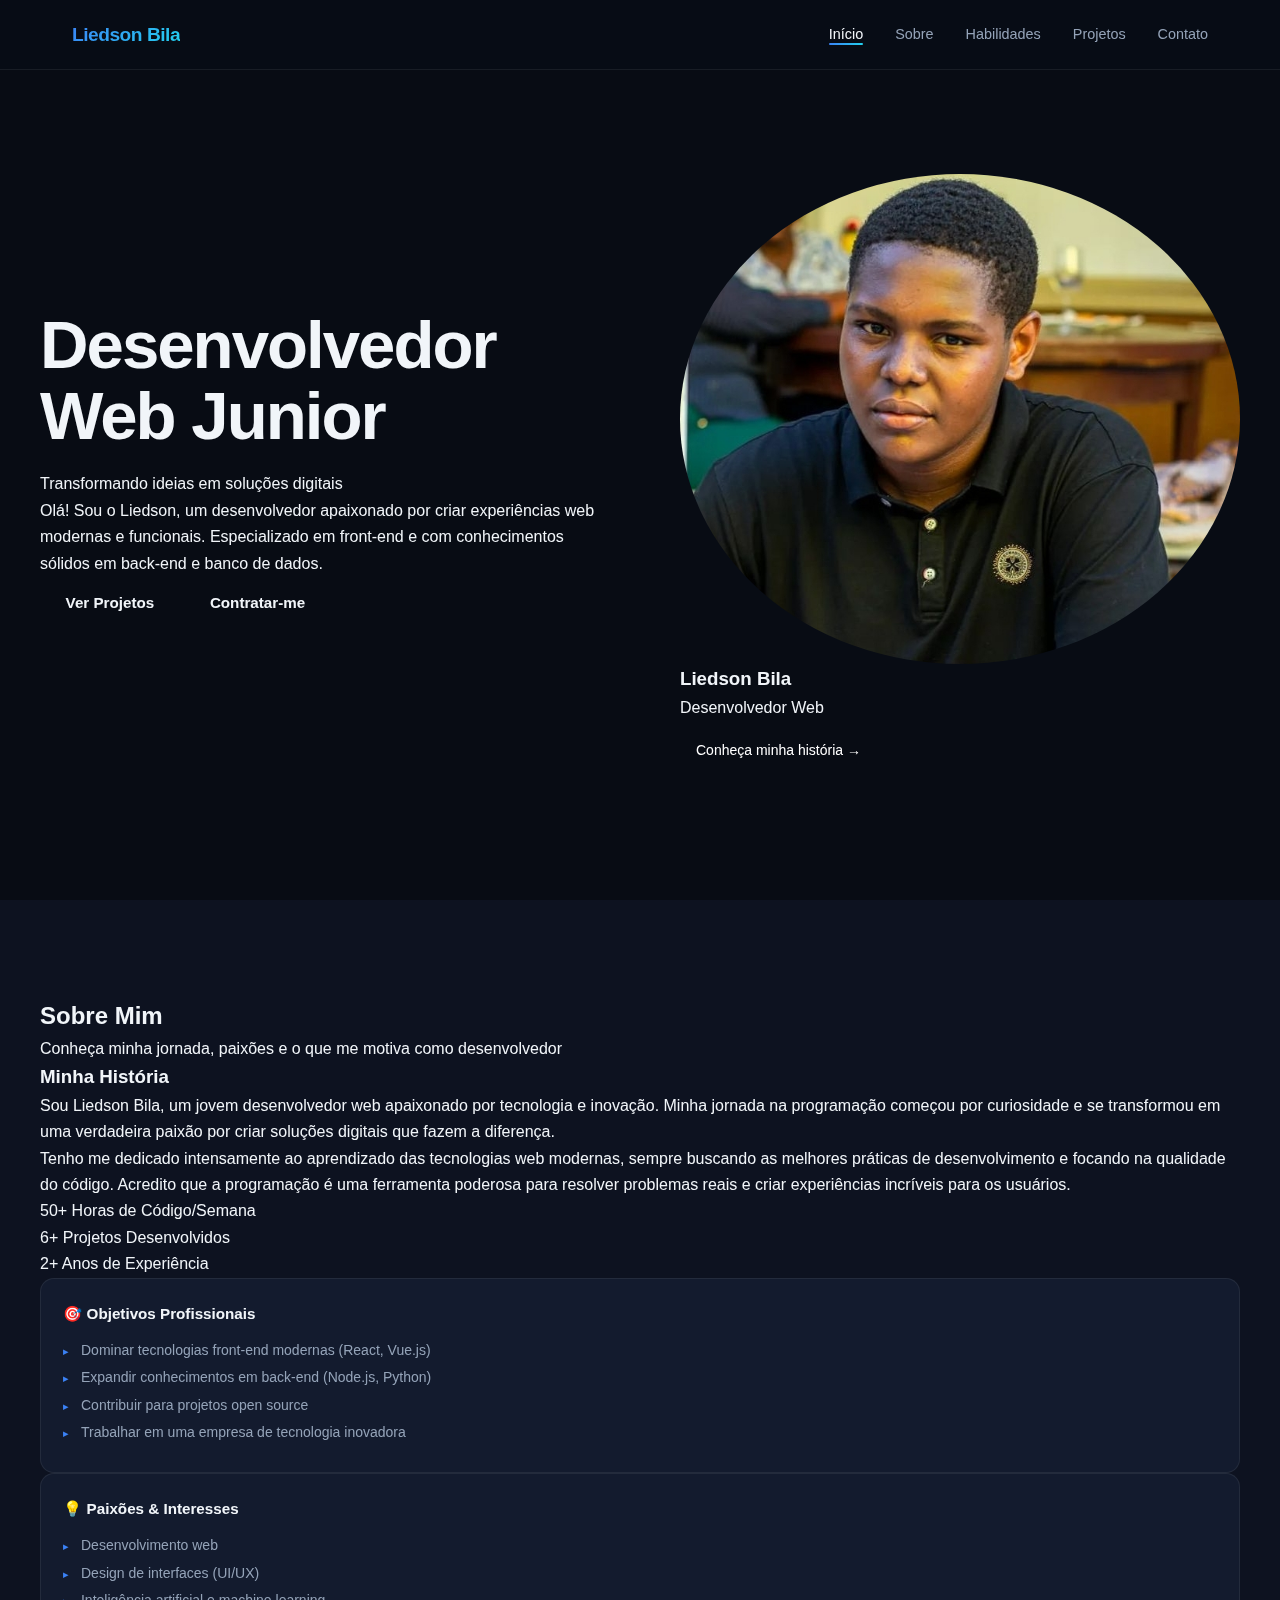
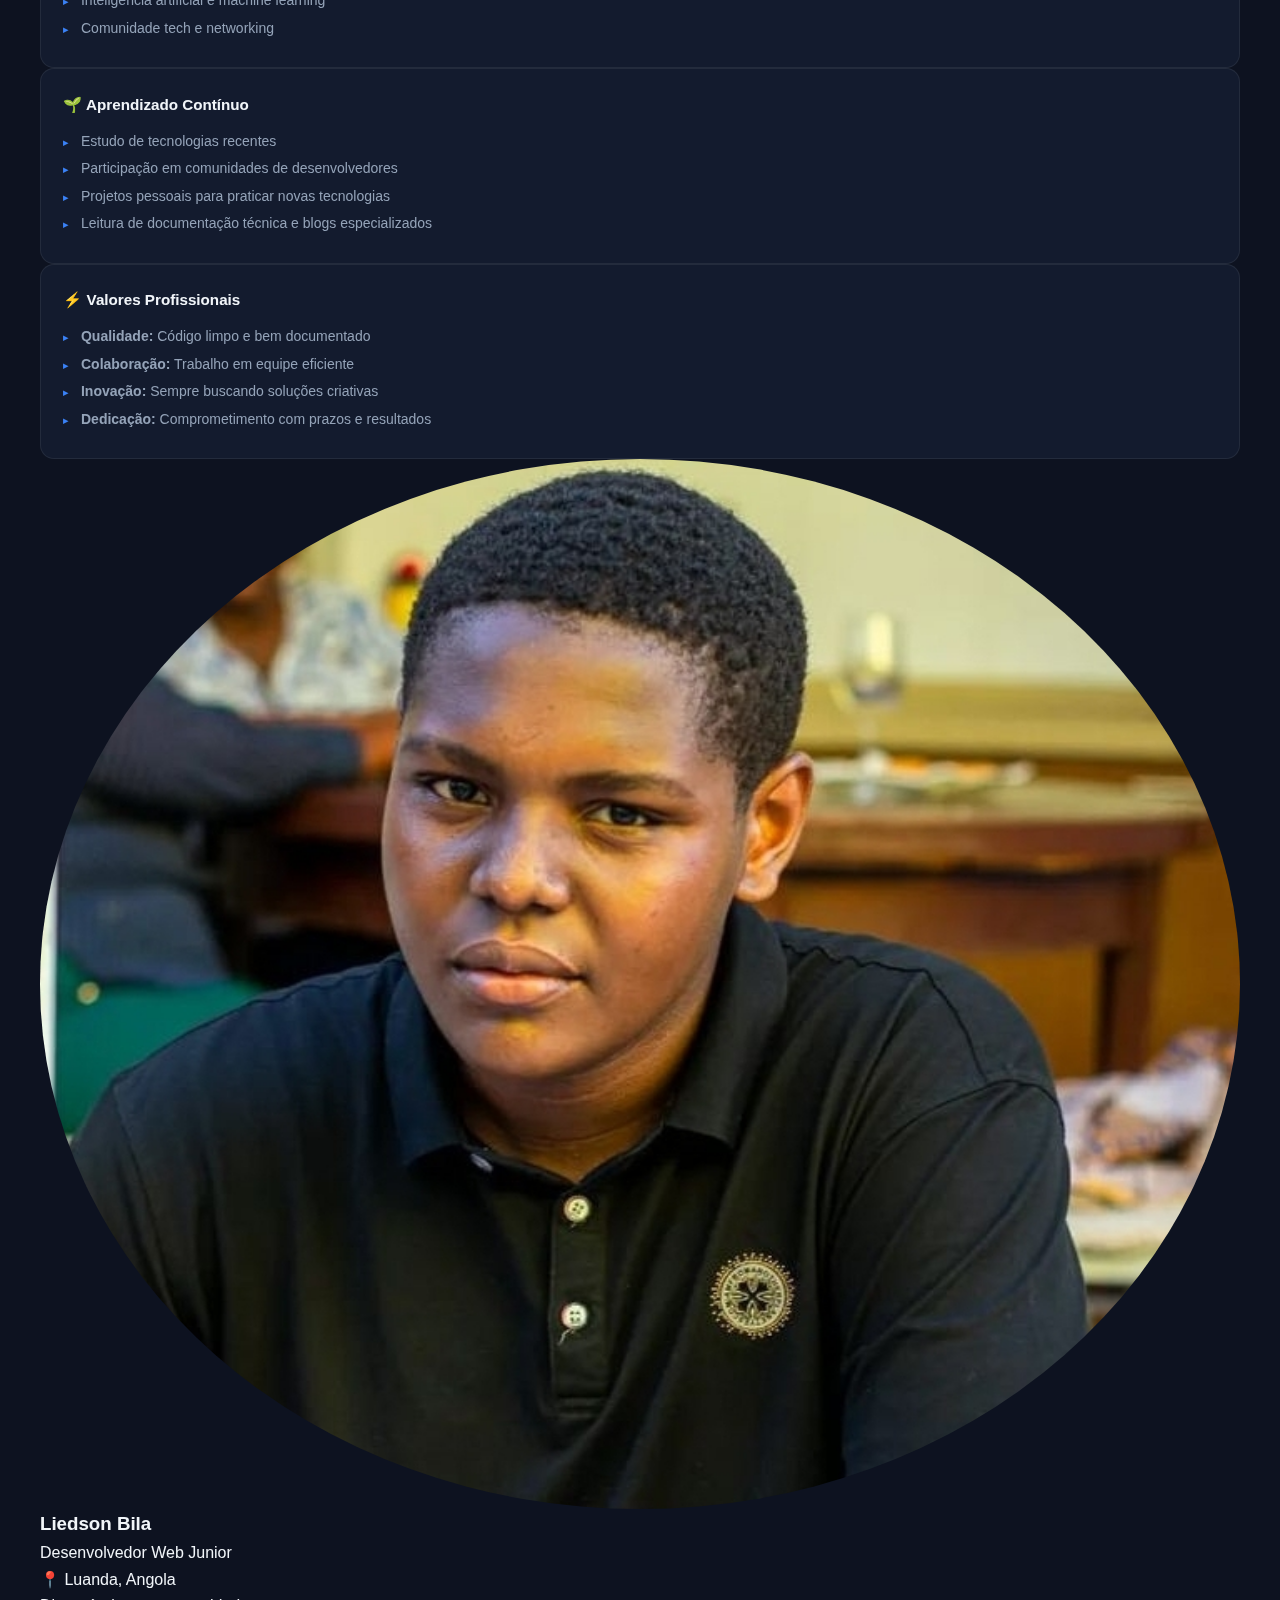
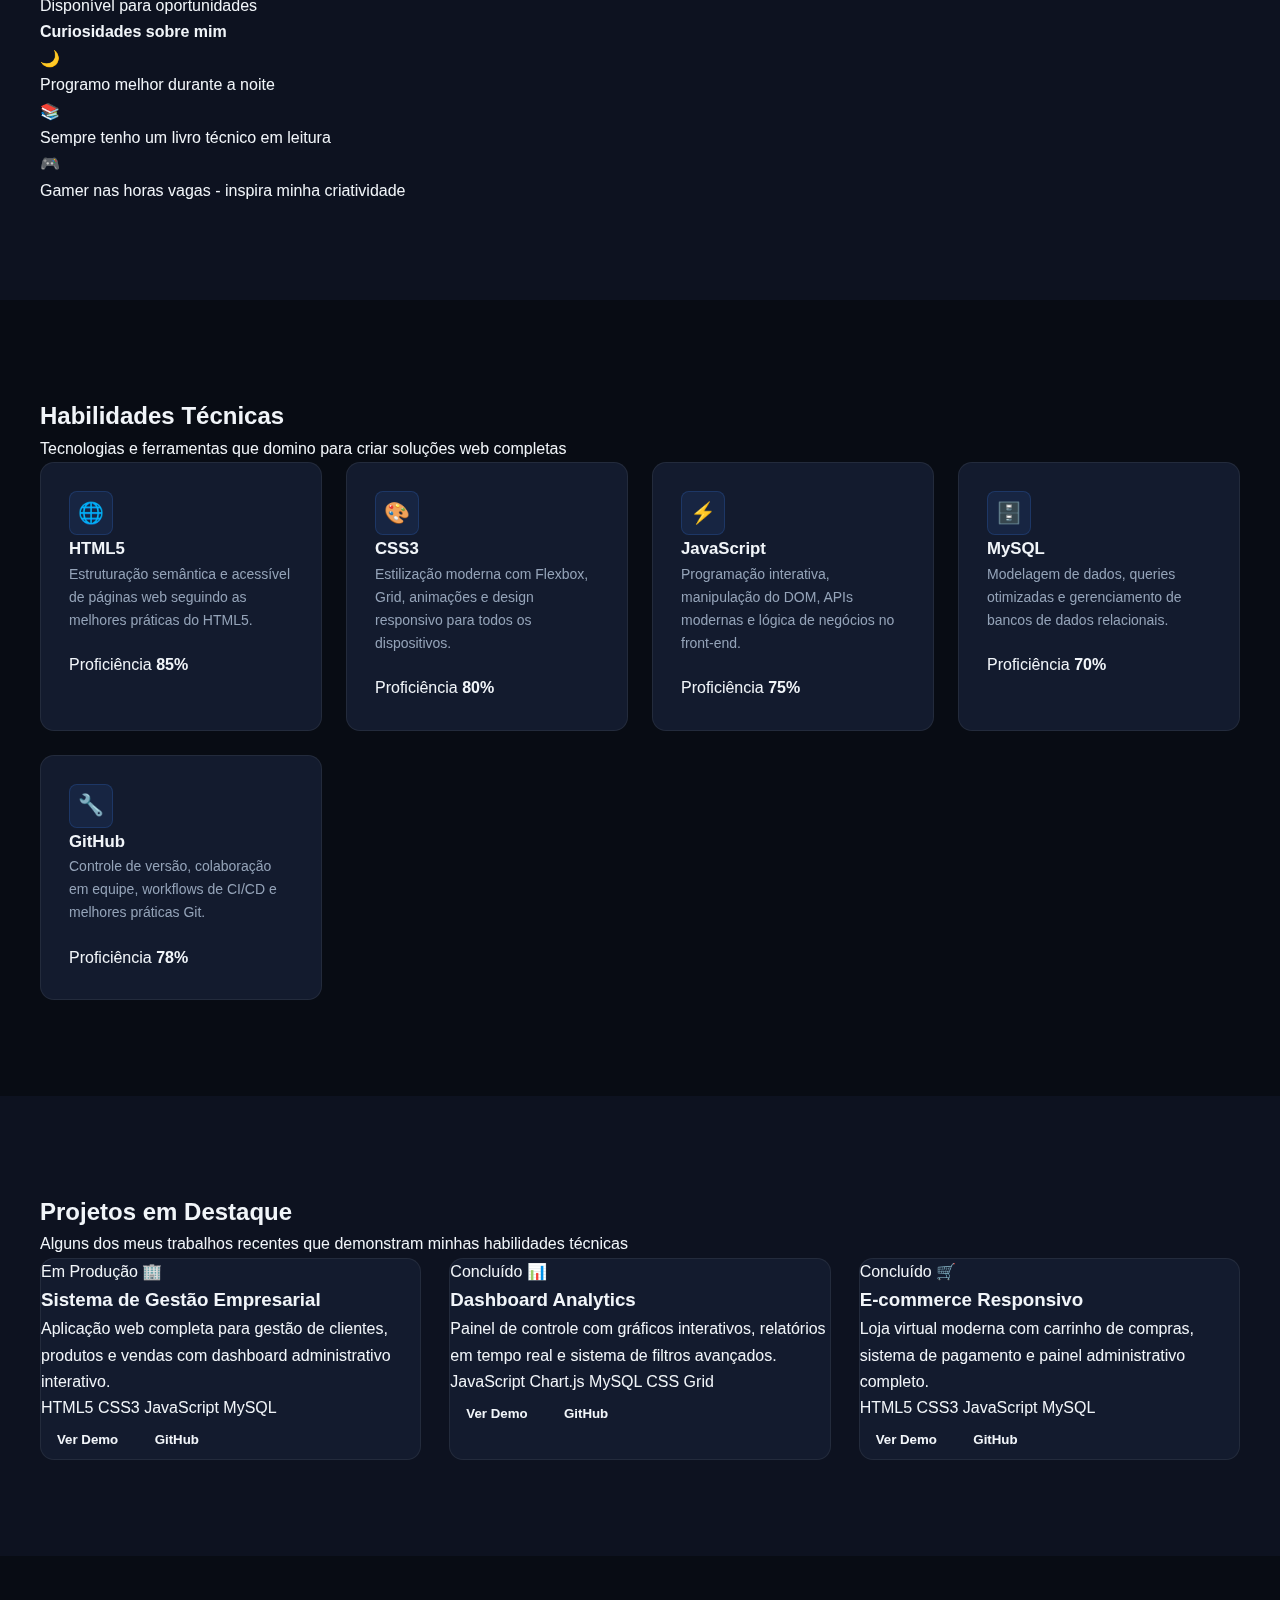
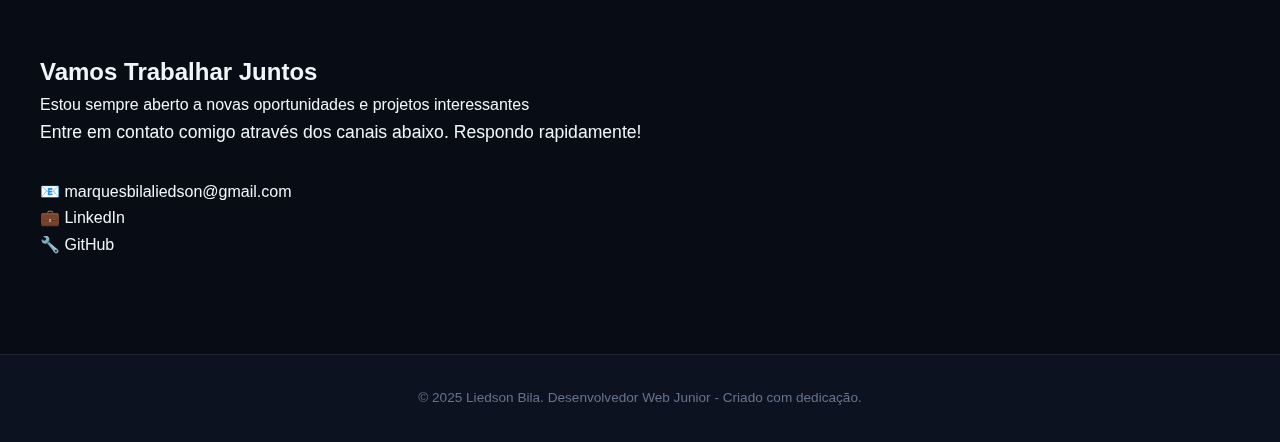
<file: index.html>
<!DOCTYPE html>
<html lang="pt-BR">
<head>
    <meta charset="UTF-8">
    <meta name="viewport" content="width=device-width, initial-scale=1.0">
    <meta name="description" content="Liedson Bila - Desenvolvedor Web Junior especializado em HTML, CSS, JavaScript, MySQL e GitHub">
    <title>Liedson Bila | Desenvolvedor Web Junior</title>
    <link rel="stylesheet" href="asse/css/styles.css">
</head>
<body>
    <!-- Cabeçalho -->
    <header>
        <nav>
            <div class="logo">Liedson Bila</div>
            <ul class="nav-links">
                <li><a href="#home" class="active">Início</a></li>
                <li><a href="#about">Sobre</a></li>
                <li><a href="#skills">Habilidades</a></li>
                <li><a href="#projects">Projetos</a></li>
                <li><a href="#contact">Contato</a></li>
            </ul>
            <button class="mobile-menu">☰</button>
        </nav>
    </header>
    
    <!-- Seção Hero -->
    <section class="hero" id="home">
        <div class="hero-container">
            <div class="hero-content">
                <h1>Desenvolvedor Web Junior</h1>
                <p class="subtitle">Transformando ideias em soluções digitais</p>
                <p>
                    Olá! Sou o Liedson, um desenvolvedor apaixonado por criar experiências web 
                    modernas e funcionais. Especializado em front-end e com conhecimentos sólidos 
                    em back-end e banco de dados.
                </p>
                <div class="cta-buttons">
                    <a href="#projects" class="btn btn-primary">Ver Projetos</a>
                    <a href="mailto:marquesbilaliedson@gmail.com" class="btn btn-secondary">Contratar-me</a>
                </div>
            </div>
            <div class="hero-image">
                <div class="profile-card">
                    <div class="profile-avatar">
                        <img src="asse/img/Imagem WhatsApp 2024-01-20 às 17.03.57_ee2aa335.jpg" alt="Foto" style="width:100%; height:100%; object-fit:cover; border-radius:50%;">
                    </div>
                    <h3>Liedson Bila</h3>
                    <p>Desenvolvedor Web</p>
                    <div style="margin-top: 1rem;">
                        <a href="#about" style="background: var(--primary-color); color: white; padding: 0.5rem 1rem; border-radius: 0.25rem; font-size: 0.875rem; text-decoration: none; font-weight: 500;">
                            Conheça minha história →
                        </a>
                    </div>
                </div>
            </div>
        </div>
    </section>
    
    <!-- Seção Sobre -->
    <section id="about">
        <div class="container">
            <div class="section-header">
                <h2 class="section-title">Sobre Mim</h2>
                <p class="section-subtitle">
                    Conheça minha jornada, paixões e o que me motiva como desenvolvedor
                </p>
            </div>
            <div class="about-container">
                <div class="about-content">
                    <div class="about-text">
                        <h3>Minha História</h3>
                        <p>
                            Sou Liedson Bila, um jovem desenvolvedor web apaixonado por tecnologia e inovação. 
                            Minha jornada na programação começou por curiosidade e se transformou em uma verdadeira 
                            paixão por criar soluções digitais que fazem a diferença.
                        </p>
                        <p>
                            Tenho me dedicado intensamente ao aprendizado das tecnologias web modernas, sempre 
                            buscando as melhores práticas de desenvolvimento e focando na qualidade do código. 
                            Acredito que a programação é uma ferramenta poderosa para resolver problemas reais 
                            e criar experiências incríveis para os usuários.
                        </p>
                        
                        <div class="personal-stats">
                            <div class="stat-item">
                                <span class="stat-number">50+</span>
                                <span class="stat-label">Horas de Código/Semana</span>
                            </div>
                            <div class="stat-item">
                                <span class="stat-number">6+</span>
                                <span class="stat-label">Projetos Desenvolvidos</span>
                            </div>
                            <div class="stat-item">
                                <span class="stat-number">2+</span>
                                <span class="stat-label">Anos de Experiência</span>
                            </div>
                        </div>
                    </div>
                    
                    <div class="about-details">
                        <div class="detail-card">
                            <h4>🎯 Objetivos Profissionais</h4>
                            <ul>
                                <li>Dominar tecnologias front-end modernas (React, Vue.js)</li>
                                <li>Expandir conhecimentos em back-end (Node.js, Python)</li>
                                <li>Contribuir para projetos open source</li>
                                <li>Trabalhar em uma empresa de tecnologia inovadora</li>
                            </ul>
                        </div>
                        
                        <div class="detail-card">
                            <h4>💡 Paixões & Interesses</h4>
                            <ul>
                                <li>Desenvolvimento web </li>
                                <li>Design de interfaces (UI/UX)</li>
                                <li>Inteligência artificial e machine learning</li>
                                <li>Comunidade tech e networking</li>
                            </ul>
                        </div>
                        
                        <div class="detail-card">
                            <h4>🌱 Aprendizado Contínuo</h4>
                            <ul>
                                <li>Estudo de tecnologias recentes</li>
                                <li>Participação em comunidades de desenvolvedores</li>
                                <li>Projetos pessoais para praticar novas tecnologias</li>
                                <li>Leitura de documentação técnica e blogs especializados</li>
                            </ul>
                        </div>
                        
                        <div class="detail-card">
                            <h4>⚡ Valores Profissionais</h4>
                            <ul>
                                <li><strong>Qualidade:</strong> Código limpo e bem documentado</li>
                                <li><strong>Colaboração:</strong> Trabalho em equipe eficiente</li>
                                <li><strong>Inovação:</strong> Sempre buscando soluções criativas</li>
                                <li><strong>Dedicação:</strong> Comprometimento com prazos e resultados</li>
                            </ul>
                        </div>
                    </div>
                </div>
                
                <div class="about-image-section">
                    <div class="about-profile">
                        <div class="profile-image">
                            <img src="asse/img/Imagem WhatsApp 2024-01-20 às 17.03.57_ee2aa335.jpg" alt="Foto" style="width:100%; height:100%; object-fit:cover; border-radius:50%;">
                        </div>
                        <div class="profile-info">
                            <h3>Liedson Bila</h3>
                            <p>Desenvolvedor Web Junior</p>
                            <p class="location">📍 Luanda, Angola</p>
                            <div class="availability">
                                <span class="status-indicator"></span>
                                <span>Disponível para oportunidades</span>
                            </div>
                        </div>
                    </div>
                    
                    <div class="fun-facts">
                        <h4>Curiosidades sobre mim</h4>
                        <div class="fact-item">
                            <span>🌙</span>
                            <p>Programo melhor durante a noite</p>
                        </div>
                        <div class="fact-item">
                            <span>📚</span>
                            <p>Sempre tenho um livro técnico em leitura</p>
                        </div>
                        <div class="fact-item">
                            <span>🎮</span>
                            <p>Gamer nas horas vagas - inspira minha criatividade</p>
                        </div>
                    </div>
                </div>
            </div>
        </div>
    </section>
    
    <!-- Seção Habilidades -->
    <section id="skills">
        <div class="container">
            <div class="section-header">
                <h2 class="section-title">Habilidades Técnicas</h2>
                <p class="section-subtitle">
                    Tecnologias e ferramentas que domino para criar soluções web completas
                </p>
            </div>
            <div class="skills-grid">
                <div class="skill-card fade-in">
                    <div class="skill-header">
                        <div class="skill-icon">🌐</div>
                        <h3>HTML5</h3>
                    </div>
                    <p>Estruturação semântica e acessível de páginas web seguindo as melhores práticas do HTML5.</p>
                    <div class="skill-level">
                        <span>Proficiência</span>
                        <span style="font-weight: 600; color: var(--primary-color);">85%</span>
                    </div>
                    <div class="skill-progress">
                        <div class="skill-progress-bar" style="width: 85%"></div>
                    </div>
                </div>
                
                <div class="skill-card fade-in">
                    <div class="skill-header">
                        <div class="skill-icon">🎨</div>
                        <h3>CSS3</h3>
                    </div>
                    <p>Estilização moderna com Flexbox, Grid, animações e design responsivo para todos os dispositivos.</p>
                    <div class="skill-level">
                        <span>Proficiência</span>
                        <span style="font-weight: 600; color: var(--primary-color);">80%</span>
                    </div>
                    <div class="skill-progress">
                        <div class="skill-progress-bar" style="width: 80%"></div>
                    </div>
                </div>
                
                <div class="skill-card fade-in">
                    <div class="skill-header">
                        <div class="skill-icon">⚡</div>
                        <h3>JavaScript</h3>
                    </div>
                    <p>Programação interativa, manipulação do DOM, APIs modernas e lógica de negócios no front-end.</p>
                    <div class="skill-level">
                        <span>Proficiência</span>
                        <span style="font-weight: 600; color: var(--primary-color);">75%</span>
                    </div>
                    <div class="skill-progress">
                        <div class="skill-progress-bar" style="width: 75%"></div>
                    </div>
                </div>
                
                <div class="skill-card fade-in">
                    <div class="skill-header">
                        <div class="skill-icon">🗄️</div>
                        <h3>MySQL</h3>
                    </div>
                    <p>Modelagem de dados, queries otimizadas e gerenciamento de bancos de dados relacionais.</p>
                    <div class="skill-level">
                        <span>Proficiência</span>
                        <span style="font-weight: 600; color: var(--primary-color);">70%</span>
                    </div>
                    <div class="skill-progress">
                        <div class="skill-progress-bar" style="width: 70%"></div>
                    </div>
                </div>
                
                <div class="skill-card fade-in">
                    <div class="skill-header">
                        <div class="skill-icon">🔧</div>
                        <h3>GitHub</h3>
                    </div>
                    <p>Controle de versão, colaboração em equipe, workflows de CI/CD e melhores práticas Git.</p>
                    <div class="skill-level">
                        <span>Proficiência</span>
                        <span style="font-weight: 600; color: var(--primary-color);">78%</span>
                    </div>
                    <div class="skill-progress">
                        <div class="skill-progress-bar" style="width: 78%"></div>
                    </div>
                </div>
            </div>
        </div>
    </section>
    
    <!-- Seção Projetos -->
    <section id="projects">
        <div class="container">
            <div class="section-header">
                <h2 class="section-title">Projetos em Destaque</h2>
                <p class="section-subtitle">
                    Alguns dos meus trabalhos recentes que demonstram minhas habilidades técnicas
                </p>
            </div>
            <div class="projects-grid">
                <div class="project-card fade-in">
                    <div class="project-image">
                        <span class="project-status">Em Produção</span>
                        🏢
                    </div>
                    <div class="project-content">
                        <h3>Sistema de Gestão Empresarial</h3>
                        <p>Aplicação web completa para gestão de clientes, produtos e vendas com dashboard administrativo interativo.</p>
                        <div class="project-tech">
                            <span class="tech-tag">HTML5</span>
                            <span class="tech-tag">CSS3</span>
                            <span class="tech-tag">JavaScript</span>
                            <span class="tech-tag">MySQL</span>
                        </div>
                        <div class="project-links">
                            <a href="#" class="btn btn-primary btn-sm">Ver Demo</a>
                            <a href="#" class="btn btn-secondary btn-sm">GitHub</a>
                        </div>
                    </div>
                </div>
                
                <div class="project-card fade-in">
                    <div class="project-image">
                        <span class="project-status">Concluído</span>
                        📊
                    </div>
                    <div class="project-content">
                        <h3>Dashboard Analytics</h3>
                        <p>Painel de controle com gráficos interativos, relatórios em tempo real e sistema de filtros avançados.</p>
                        <div class="project-tech">
                            <span class="tech-tag">JavaScript</span>
                            <span class="tech-tag">Chart.js</span>
                            <span class="tech-tag">MySQL</span>
                            <span class="tech-tag">CSS Grid</span>
                        </div>
                        <div class="project-links">
                            <a href="#" class="btn btn-primary btn-sm">Ver Demo</a>
                            <a href="#" class="btn btn-secondary btn-sm">GitHub</a>
                        </div>
                    </div>
                </div>
                
                <div class="project-card fade-in">
                    <div class="project-image">
                        <span class="project-status">Concluído</span>
                        🛒
                    </div>
                    <div class="project-content">
                        <h3>E-commerce Responsivo</h3>
                        <p>Loja virtual moderna com carrinho de compras, sistema de pagamento e painel administrativo completo.</p>
                        <div class="project-tech">
                            <span class="tech-tag">HTML5</span>
                            <span class="tech-tag">CSS3</span>
                            <span class="tech-tag">JavaScript</span>
                            <span class="tech-tag">MySQL</span>
                        </div>
                        <div class="project-links">
                            <a href="#" class="btn btn-primary btn-sm">Ver Demo</a>
                            <a href="#" class="btn btn-secondary btn-sm">GitHub</a>
                        </div>
                    </div>
                </div>
            </div>
        </div>
    </section>
    
    <!-- Seção Contato -->
    <section id="contact">
        <div class="container">
            <div class="section-header">
                <h2 class="section-title">Vamos Trabalhar Juntos</h2>
                <p class="section-subtitle">
                    Estou sempre aberto a novas oportunidades e projetos interessantes
                </p>
            </div>
            <div class="contact-container fade-in">
                <p style="font-size: 1.1rem; margin-bottom: 2rem; color: var(--text-secondary);">
                    Entre em contato comigo através dos canais abaixo. Respondo rapidamente!
                </p>
                <div class="contact-info">
                    <div class="contact-item">
                        <span>📧</span>
                        <a href="mailto:marquesbilaliedson@gmail.com">marquesbilaliedson@gmail.com</a>
                    </div>
                    <div class="contact-item">
                        <span>💼</span>
                        <a href="https://www.linkedin.com/in/liedson-gabriel-70355523a"target="_blank">LinkedIn</a>
                    </div>
                    <div class="contact-item">
                        <span>🔧</span>
                        <a href="https://github.com/LiPitv" target="_blank">GitHub</a>
                    </div>
                </div>
            </div>
        </div>
    </section>
    
    <!-- Rodapé -->
    <footer>
        <div class="container">
            <p>&copy; 2025 Liedson Bila. Desenvolvedor Web Junior - Criado com dedicação.</p>
        </div>
    </footer>
    
    <script src="asse/JS/Js.js"></script>
</body>
</html>
</file>
<file: asse/css/styles.css>
/* ================================================
   TOKENS
================================================ */
:root {
  --bg:           #080c14;
  --bg-2:         #0d1220;
  --bg-3:         #111827;
  --card:         #131b2e;
  --card-hover:   #182035;
  --border:       rgba(255,255,255,.07);
  --border-light: rgba(255,255,255,.12);
  --blue:         #3b82f6;
  --blue-dark:    #2563eb;
  --cyan:         #22d3ee;
  --glow-blue:    rgba(59,130,246,.18);
  --glow-cyan:    rgba(34,211,238,.12);
  --text:         #f1f5f9;
  --text-2:       #94a3b8;
  --text-3:       #64748b;
  --success:      #34d399;
  --warn:         #fbbf24;
  --radius:       14px;
  --radius-sm:    8px;
  --nav-h:        70px;
  --grad:         linear-gradient(135deg, var(--blue), var(--cyan));
  --shadow:       0 4px 24px rgba(0,0,0,.35);
  --shadow-lg:    0 16px 48px rgba(0,0,0,.5);
}

/* ================================================
   RESET
================================================ */
*, *::before, *::after { margin:0; padding:0; box-sizing:border-box; }
html { scroll-behavior:smooth; }
body {
  font-family: 'Outfit', sans-serif;
  background: var(--bg);
  color: var(--text);
  line-height: 1.65;
  overflow-x: hidden;
}
a { text-decoration:none; color:inherit; }
img { display:block; max-width:100%; }
ul { list-style:none; }

::-webkit-scrollbar { width:5px; }
::-webkit-scrollbar-track { background:var(--bg); }
::-webkit-scrollbar-thumb { background:var(--blue); border-radius:4px; }

/* ================================================
   HEADER
================================================ */
header {
  position:fixed; top:0; left:0; right:0;
  height:var(--nav-h);
  background:rgba(8,12,20,.88);
  backdrop-filter:blur(20px) saturate(180%);
  border-bottom:1px solid var(--border);
  z-index:1000;
  transition:border-color .3s, box-shadow .3s;
}
header.scrolled {
  border-color:var(--border-light);
  box-shadow:0 1px 40px rgba(0,0,0,.7);
}
nav {
  max-width:1200px; margin:0 auto;
  padding:0 2rem; height:100%;
  display:flex; align-items:center; justify-content:space-between;
}
.logo {
  font-size:1.2rem; font-weight:800; letter-spacing:-.5px;
  background:var(--grad); -webkit-background-clip:text; -webkit-text-fill-color:transparent;
}
.nav-links { display:flex; gap:2rem; }
.nav-links a {
  font-size:.9rem; font-weight:500; color:var(--text-2);
  position:relative; transition:color .2s;
}
.nav-links a::after {
  content:''; position:absolute; bottom:-3px; left:0;
  width:0; height:2px; background:var(--grad);
  border-radius:2px; transition:width .3s ease;
}
.nav-links a:hover, .nav-links a.active { color:var(--text); }
.nav-links a:hover::after, .nav-links a.active::after { width:100%; }

/* Hamburguer */
.mobile-menu {
  display:none; flex-direction:column;
  justify-content:center; align-items:center; gap:5px;
  width:40px; height:40px;
  background:none; border:none; cursor:pointer; z-index:1001;
}
.mobile-menu span {
  display:block; width:22px; height:2px;
  background:var(--text); border-radius:2px;
  transition:transform .3s, opacity .3s, width .3s;
}
.mobile-menu.open span:nth-child(1) { transform:translateY(7px) rotate(45deg); }
.mobile-menu.open span:nth-child(2) { opacity:0; width:0; }
.mobile-menu.open span:nth-child(3) { transform:translateY(-7px) rotate(-45deg); }

/* ================================================
   HERO
================================================ */
.hero {
  min-height:100vh; display:flex; align-items:center;
  padding:calc(var(--nav-h) + 3rem) 2rem 5rem;
  background:var(--bg); position:relative; overflow:hidden;
}
.orb {
  position:absolute; border-radius:50%;
  pointer-events:none; filter:blur(80px);
}
.orb-1 { width:600px; height:600px; top:-200px; right:-150px; background:var(--glow-blue); }
.orb-2 { width:400px; height:400px; bottom:-100px; left:-100px; background:var(--glow-cyan); }
.dot-grid {
  position:absolute; inset:0; pointer-events:none;
  background-image:radial-gradient(rgba(255,255,255,.04) 1px, transparent 1px);
  background-size:32px 32px;
  mask-image:radial-gradient(ellipse 80% 80% at 50% 50%, black 30%, transparent 100%);
}
.hero-container {
  max-width:1200px; margin:0 auto;
  display:grid; grid-template-columns:1fr 1fr;
  gap:5rem; align-items:center; position:relative; z-index:1;
}
.eyebrow {
  display:inline-flex; align-items:center; gap:.5rem;
  font-family:'JetBrains Mono',monospace;
  font-size:.78rem; font-weight:500; color:var(--cyan); letter-spacing:.08em;
  margin-bottom:1.5rem; padding:.3rem .9rem;
  background:rgba(34,211,238,.08); border:1px solid rgba(34,211,238,.2);
  border-radius:2rem;
}
.eyebrow::before { content:'//'; opacity:.55; }
.hero-content h1 {
  font-size:clamp(2.8rem, 5.5vw, 4.2rem); font-weight:900;
  line-height:1.05; letter-spacing:-2px; margin-bottom:1.25rem; color:var(--text);
}
.g-text {
  background:var(--grad); -webkit-background-clip:text; -webkit-text-fill-color:transparent;
}
.hero-lead {
  font-size:1.1rem; color:var(--text-2);
  max-width:460px; line-height:1.8; margin-bottom:2.5rem;
}
.cta { display:flex; gap:1rem; flex-wrap:wrap; }

/* ================================================
   BOTOES
================================================ */
.btn {
  display:inline-flex; align-items:center; gap:.5rem;
  padding:.8rem 1.6rem; font-family:'Outfit',sans-serif;
  font-size:.95rem; font-weight:600; border-radius:var(--radius-sm);
  cursor:pointer; border:none; transition:all .2s ease; white-space:nowrap;
}
.btn-p { background:var(--grad); color:#fff; box-shadow:0 4px 20px rgba(59,130,246,.3); }
.btn-p:hover { transform:translateY(-2px); box-shadow:0 8px 32px rgba(59,130,246,.45); }
.btn-g { background:transparent; color:var(--text-2); border:1px solid var(--border-light); }
.btn-g:hover { background:rgba(255,255,255,.05); border-color:var(--blue); color:var(--text); transform:translateY(-2px); }
.btn-sm { padding:.48rem 1rem; font-size:.83rem; }

/* ================================================
   PROFILE CARD HERO
================================================ */
.hero-card-wrap { display:flex; justify-content:center; }
.hero-card {
  background:var(--card); border:1px solid var(--border-light);
  border-radius:20px; padding:2.5rem 2rem; text-align:center;
  max-width:300px; width:100%; position:relative; box-shadow:var(--shadow-lg);
  opacity:0; transform:translateY(20px);
  transition:opacity .6s .2s, transform .6s .2s;
}
.hero-card.show { opacity:1; transform:translateY(0); }
.hero-card::before {
  content:''; position:absolute; top:0; left:15%; right:15%; height:1px;
  background:linear-gradient(90deg, transparent, var(--cyan), var(--blue), transparent);
}
.avatar-ring {
  position:relative; width:120px; height:120px; margin:0 auto 1.5rem; border-radius:50%;
}
.avatar-ring::before {
  content:''; position:absolute; inset:-3px; border-radius:50%;
  background:var(--grad); animation:spin 4s linear infinite;
  mask:radial-gradient(farthest-side, transparent calc(100% - 3px), #000 calc(100% - 3px));
  -webkit-mask:radial-gradient(farthest-side, transparent calc(100% - 3px), #000 calc(100% - 3px));
}
@keyframes spin { to { transform:rotate(360deg); } }
.avatar-ring img {
  width:100%; height:100%; border-radius:50%; object-fit:cover;
  position:relative; z-index:1; border:3px solid var(--bg);
}
.hero-card h3 { font-size:1.25rem; font-weight:700; color:var(--text); margin-bottom:.25rem; }
.hero-card .role { color:var(--text-2); font-size:.88rem; margin-bottom:1.25rem; }
.badges { display:flex; justify-content:center; gap:.4rem; margin-bottom:1.5rem; flex-wrap:wrap; }
.badge {
  font-family:'JetBrains Mono',monospace; font-size:.7rem; font-weight:500;
  padding:.2rem .6rem; border-radius:4px;
  background:rgba(59,130,246,.12); color:var(--blue); border:1px solid rgba(59,130,246,.2);
}
.status-pill {
  display:inline-flex; align-items:center; justify-content:center; gap:.5rem;
  padding:.45rem 1rem; border-radius:2rem; width:100%;
  background:rgba(52,211,153,.08); border:1px solid rgba(52,211,153,.2);
  color:var(--success); font-size:.82rem; font-weight:600;
}
.dot {
  width:7px; height:7px; border-radius:50%;
  background:var(--success); animation:blink 2s infinite;
}
@keyframes blink { 0%,100%{opacity:1;} 50%{opacity:.3;} }

/* ================================================
   SECOES GENERICAS
================================================ */
section { padding:6rem 2rem; }
.container { max-width:1200px; margin:0 auto; }
.sec-lbl {
  font-family:'JetBrains Mono',monospace; font-size:.78rem; font-weight:500;
  letter-spacing:.1em; color:var(--cyan); text-transform:uppercase;
  display:flex; align-items:center; gap:.6rem; margin-bottom:.875rem;
}
.sec-lbl::before { content:''; display:block; width:28px; height:1px; background:var(--cyan); }
.sec-lbl.c { justify-content:center; }
.sec-lbl.c::before { display:none; }
.sec-title {
  font-size:clamp(1.9rem, 3.5vw, 2.6rem); font-weight:800;
  letter-spacing:-1px; color:var(--text); margin-bottom:.75rem;
}
.sec-sub { font-size:1rem; color:var(--text-2); max-width:560px; margin:0 auto; line-height:1.75; }
.sec-hdr { margin-bottom:3.5rem; }
.sec-hdr.c { text-align:center; }
.divider {
  width:48px; height:3px; border-radius:2px;
  background:var(--grad); margin-top:1rem;
}
.sec-hdr.c .divider { margin:1rem auto 0; }

/* ================================================
   SOBRE
================================================ */
#about { background:var(--bg-2); }
.about-grid { display:grid; grid-template-columns:1fr 360px; gap:5rem; align-items:start; }
.about-body p { color:var(--text-2); line-height:1.85; font-size:1.02rem; margin-bottom:1.25rem; }
.stats-row { display:grid; grid-template-columns:repeat(3,1fr); gap:1rem; margin-top:2rem; }
.stat-box {
  background:var(--card); border:1px solid var(--border);
  border-radius:var(--radius); padding:1.5rem 1rem; text-align:center;
  position:relative; overflow:hidden; transition:border-color .2s;
}
.stat-box:hover { border-color:var(--blue); }
.stat-box::before { content:''; position:absolute; top:0; left:0; right:0; height:2px; background:var(--grad); }
.stat-n {
  display:block; font-size:2rem; font-weight:900;
  background:var(--grad); -webkit-background-clip:text; -webkit-text-fill-color:transparent;
  margin-bottom:.25rem;
}
.stat-l { font-size:.8rem; color:var(--text-3); font-weight:500; }
.detail-grid { display:grid; grid-template-columns:1fr 1fr; gap:1rem; margin-top:2rem; }
.detail-card {
  background:var(--card); border:1px solid var(--border);
  border-radius:var(--radius); padding:1.4rem; transition:border-color .2s, transform .2s;
}
.detail-card:hover { border-color:var(--border-light); transform:translateY(-2px); }
.detail-card h4 { font-size:.95rem; font-weight:700; color:var(--text); margin-bottom:.875rem; }
.detail-card li {
  color:var(--text-2); font-size:.875rem; margin-bottom:.4rem;
  padding-left:1.1rem; position:relative; line-height:1.5;
}
.detail-card li::before { content:'▸'; color:var(--blue); position:absolute; left:0; font-size:.7rem; top:3px; }

/* Sidebar sobre */
.about-sidebar { display:flex; flex-direction:column; gap:1.25rem; }
.profile-widget {
  background:var(--card); border:1px solid var(--border-light);
  border-radius:var(--radius); padding:2rem 1.5rem; text-align:center; position:relative;
}
.profile-widget::before {
  content:''; position:absolute; top:0; left:15%; right:15%; height:1px;
  background:linear-gradient(90deg, transparent, var(--blue), transparent);
}
.profile-widget .avatar-ring { width:100px; height:100px; margin-bottom:1.25rem; }
.profile-widget h3 { font-size:1.1rem; font-weight:700; margin-bottom:.25rem; }
.profile-widget .role { color:var(--text-2); font-size:.88rem; margin-bottom:.35rem; }
.profile-widget .loc { color:var(--text-3); font-size:.82rem; margin-bottom:1rem; }
.facts-widget {
  background:var(--card); border:1px solid var(--border);
  border-radius:var(--radius); padding:1.4rem;
}
.facts-widget h4 { font-size:.9rem; font-weight:700; color:var(--text); margin-bottom:1rem; text-align:center; }
.fact-row {
  display:flex; align-items:center; gap:.75rem;
  padding:.65rem .875rem; border-radius:var(--radius-sm);
  background:rgba(255,255,255,.03); margin-bottom:.6rem; border:1px solid var(--border);
}
.fact-row:last-child { margin-bottom:0; }
.fact-row span { font-size:1.1rem; flex-shrink:0; }
.fact-row p { color:var(--text-2); font-size:.83rem; margin:0; }

/* ================================================
   HABILIDADES
================================================ */
#skills { background:var(--bg); }
.skills-grid { display:grid; grid-template-columns:repeat(auto-fit, minmax(260px,1fr)); gap:1.5rem; }
.skill-card {
  background:var(--card); border:1px solid var(--border);
  border-radius:var(--radius); padding:1.75rem;
  transition:border-color .25s, transform .25s, box-shadow .25s;
  position:relative; overflow:hidden;
}
.skill-card:hover { border-color:var(--blue); transform:translateY(-5px); box-shadow:0 8px 32px rgba(59,130,246,.15); }
.skill-card::before {
  content:''; position:absolute; top:0; left:0; right:0; height:2px;
  background:var(--grad); transform:scaleX(0); transform-origin:left; transition:transform .3s ease;
}
.skill-card:hover::before { transform:scaleX(1); }
.skill-head { display:flex; align-items:center; gap:.875rem; margin-bottom:.875rem; }
.skill-icon {
  width:44px; height:44px; border-radius:var(--radius-sm);
  background:rgba(59,130,246,.1); border:1px solid rgba(59,130,246,.2);
  display:flex; align-items:center; justify-content:center; font-size:1.3rem; flex-shrink:0;
}
.skill-card h3 { font-size:1.05rem; font-weight:700; color:var(--text); }
.skill-card p { color:var(--text-2); font-size:.875rem; line-height:1.65; margin-bottom:1.25rem; }
.bar-head { display:flex; justify-content:space-between; align-items:center; margin-bottom:.45rem; }
.bar-head span { font-size:.8rem; color:var(--text-3); }
.bar-head strong { font-size:.85rem; font-weight:700; color:var(--blue); font-family:'JetBrains Mono',monospace; }
.skill-track { width:100%; height:5px; background:rgba(255,255,255,.07); border-radius:3px; overflow:hidden; }
.skill-fill { height:100%; width:0%; background:var(--grad); border-radius:3px; transition:width 1.2s cubic-bezier(.4,0,.2,1); }

/* ================================================
   PROJETOS
================================================ */
#projects { background:var(--bg-2); }
.projects-grid { display:grid; grid-template-columns:repeat(auto-fit, minmax(310px,1fr)); gap:1.75rem; }
.project-card {
  background:var(--card); border:1px solid var(--border); border-radius:var(--radius);
  overflow:hidden; display:flex; flex-direction:column;
  transition:border-color .25s, transform .25s, box-shadow .25s;
}
.project-card:hover { border-color:var(--border-light); transform:translateY(-5px); box-shadow:0 16px 40px rgba(0,0,0,.5); }
.project-thumb {
  height:165px; background:linear-gradient(135deg,#1e2d4a,#0e1829);
  display:flex; align-items:center; justify-content:center;
  font-size:3.5rem; position:relative; border-bottom:1px solid var(--border);
}
.project-thumb::after { content:''; position:absolute; inset:0; background:var(--grad); opacity:.06; }
.ptag { position:absolute; top:1rem; right:1rem; font-size:.75rem; font-weight:600; padding:.25rem .75rem; border-radius:2rem; }
.live { background:rgba(52,211,153,.15); color:var(--success); border:1px solid rgba(52,211,153,.25); }
.done { background:rgba(59,130,246,.15); color:var(--blue); border:1px solid rgba(59,130,246,.25); }
.wip  { background:rgba(251,191,36,.12); color:var(--warn); border:1px solid rgba(251,191,36,.25); }
.project-body { padding:1.5rem; display:flex; flex-direction:column; flex:1; }
.project-body h3 { font-size:1.05rem; font-weight:700; color:var(--text); margin-bottom:.5rem; }
.project-body p { color:var(--text-2); font-size:.875rem; line-height:1.7; margin-bottom:1.1rem; flex:1; }
.tech-row { display:flex; flex-wrap:wrap; gap:.35rem; margin-bottom:1.25rem; }
.tech-pill {
  font-family:'JetBrains Mono',monospace; font-size:.7rem; font-weight:500;
  padding:.2rem .6rem; border-radius:4px;
  background:rgba(255,255,255,.05); color:var(--text-2); border:1px solid var(--border);
}
.proj-links { display:flex; gap:.75rem; }

/* ================================================
   CONTATO
================================================ */
#contact { background:var(--bg); }
.contact-box {
  max-width:700px; margin:0 auto;
  background:var(--card); border:1px solid var(--border-light);
  border-radius:20px; padding:3.5rem 3rem; text-align:center; position:relative;
}
.contact-box::before {
  content:''; position:absolute; top:0; left:15%; right:15%; height:1px;
  background:linear-gradient(90deg, transparent, var(--blue), var(--cyan), transparent);
}
.contact-box > p { color:var(--text-2); font-size:1.05rem; line-height:1.8; margin-bottom:2.25rem; }
.contact-links { display:grid; grid-template-columns:repeat(3,1fr); gap:1rem; }
.contact-link {
  display:flex; flex-direction:column; align-items:center; gap:.6rem;
  padding:1.5rem 1rem; background:rgba(255,255,255,.03); border:1px solid var(--border);
  border-radius:var(--radius); transition:all .2s;
}
.contact-link:hover { background:rgba(59,130,246,.08); border-color:var(--blue); transform:translateY(-3px); }
.contact-link .ic { font-size:1.5rem; }
.contact-link .lbl { font-size:.8rem; font-weight:600; color:var(--text-2); }
.contact-link .val { font-size:.75rem; color:var(--text-3); word-break:break-all; }
.contact-link:hover .lbl { color:var(--blue); }

/* ================================================
   RODAPE
================================================ */
footer {
  background:var(--bg-2); border-top:1px solid var(--border);
  padding:2rem; text-align:center; color:var(--text-3); font-size:.85rem;
}
footer strong { color:var(--text-2); }

/* ================================================
   ANIMACOES
================================================ */
.fade-up {
  opacity:0; transform:translateY(28px);
  transition:opacity .65s ease, transform .65s ease;
}
.fade-up.show { opacity:1; transform:translateY(0); }

/* ================================================
   MOBILE
================================================ */
@media (max-width:768px) {
  .mobile-menu { display:flex; }
  .nav-links {
    position:fixed; inset:0; background:rgba(8,12,20,.97); backdrop-filter:blur(20px);
    flex-direction:column; align-items:center; justify-content:center;
    gap:2.75rem; z-index:999; opacity:0; pointer-events:none; transition:opacity .3s;
  }
  .nav-links.open { opacity:1; pointer-events:all; }
  .nav-links a { font-size:1.4rem; font-weight:700; }

  .hero-container { grid-template-columns:1fr; gap:3rem; text-align:center; }
  .hero-lead { margin-left:auto; margin-right:auto; }
  .cta { justify-content:center; }

  .about-grid { grid-template-columns:1fr; gap:3rem; }
  .detail-grid { grid-template-columns:1fr; }
  .stats-row { grid-template-columns:repeat(3,1fr); gap:.75rem; }

  .skills-grid, .projects-grid { grid-template-columns:1fr; }
  .contact-links { grid-template-columns:1fr; }
  .contact-box { padding:2.5rem 1.5rem; }
  section { padding:4.5rem 1.25rem; }
}
@media (max-width:420px) {
  .stats-row { grid-template-columns:1fr; }
  .badges { display:none; }
}
</file>
